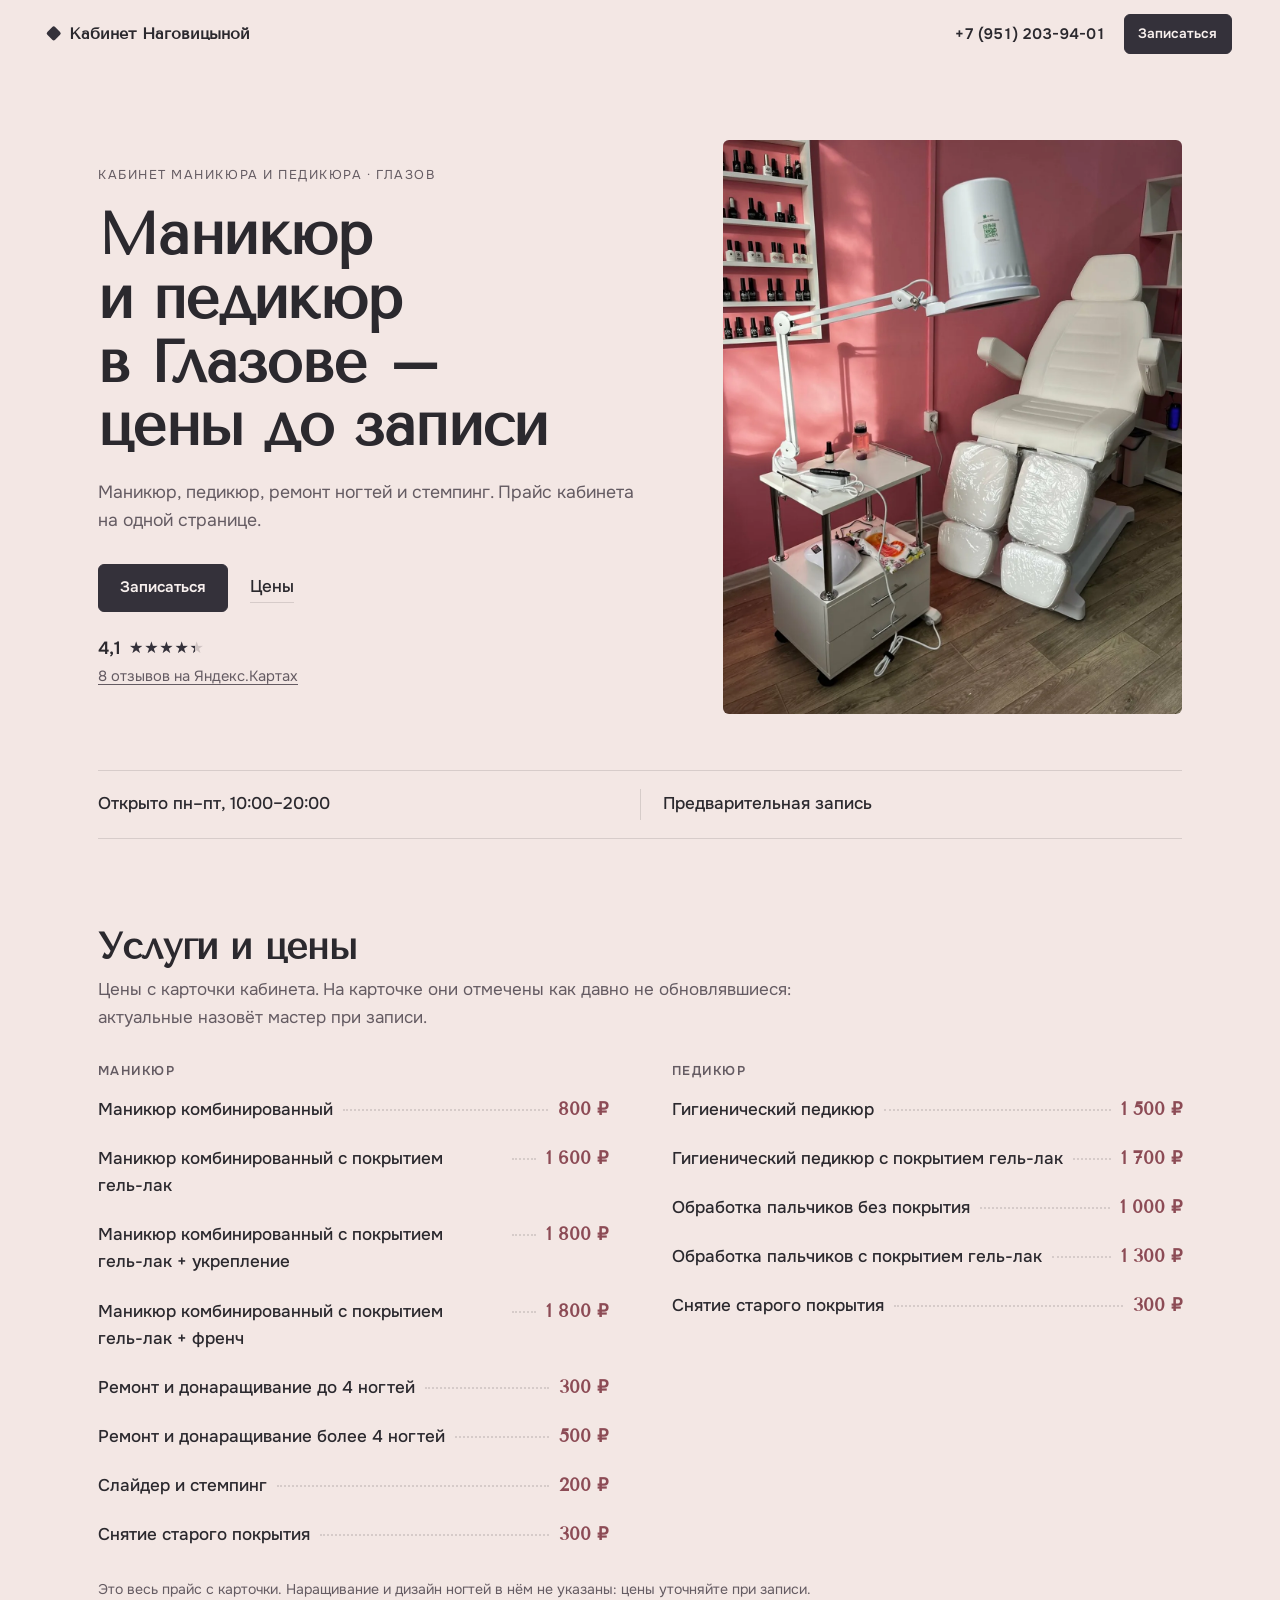
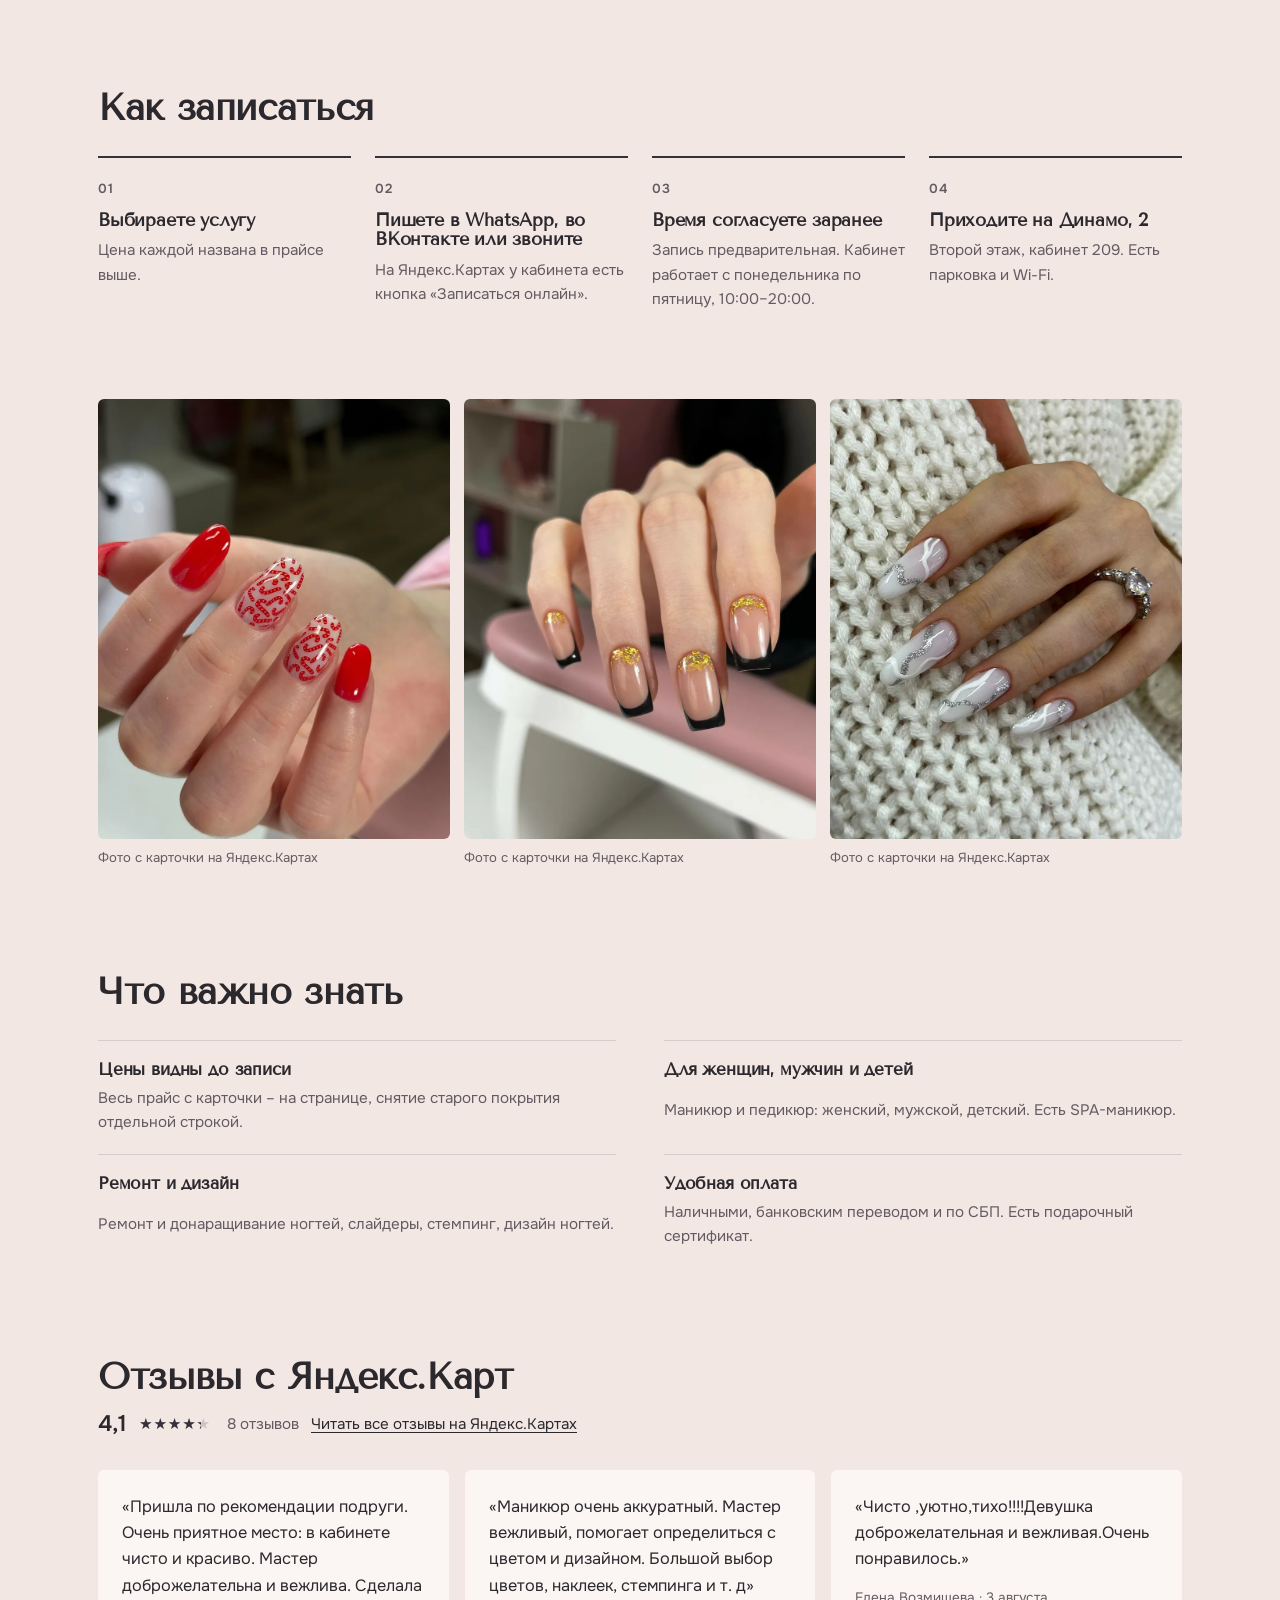
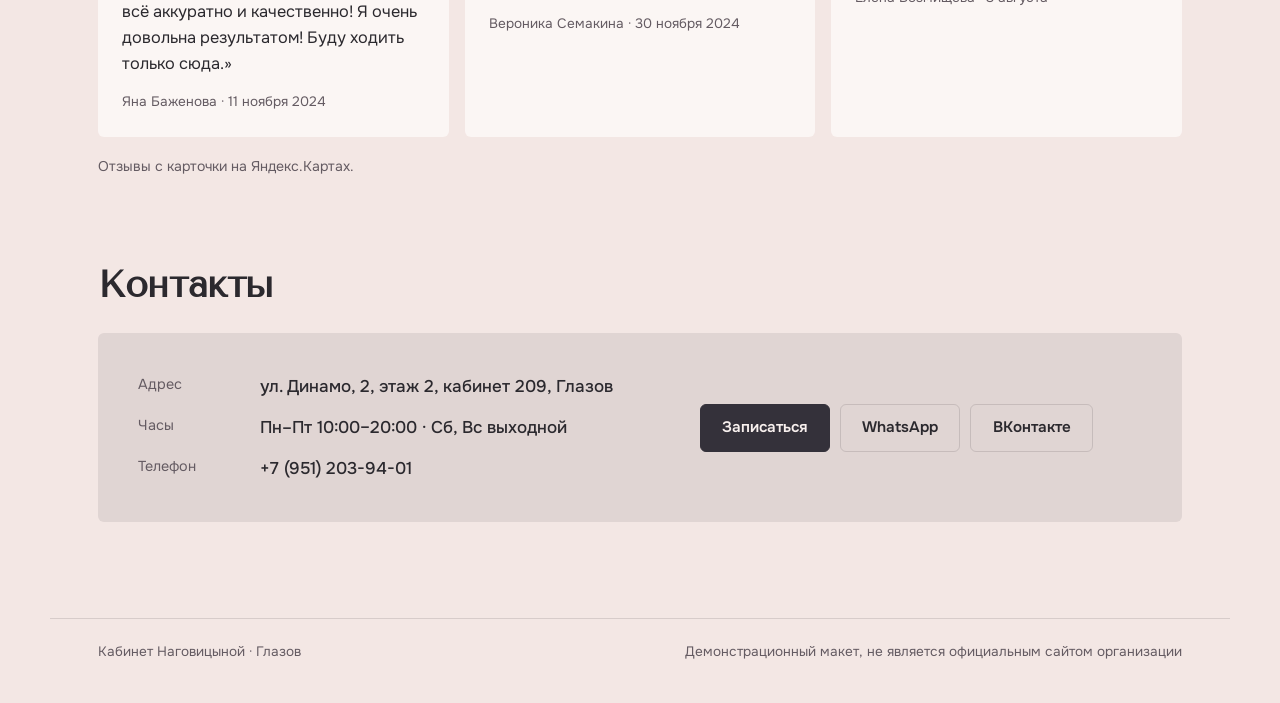
<file: index.html>
<!doctype html>
<html lang="ru">
<head>
<meta name="robots" content="noindex, nofollow">
<meta charset="utf-8">
<meta name="viewport" content="width=device-width, initial-scale=1, viewport-fit=cover">
<title>Кабинет Наговицыной · Кабинет маникюра и педикюра</title>
<meta name="description" content="Маникюр, педикюр, ремонт ногтей и стемпинг. Прайс кабинета на одной странице.">
<meta property="og:type" content="website">
<meta property="og:title" content="Маникюр и педикюр в Глазове – цены до записи">
<meta property="og:description" content="Маникюр, педикюр, ремонт ногтей и стемпинг. Прайс кабинета на одной странице.">
<meta property="og:image" content="https://tuzir2022-creator.github.io/nagovitsyna-nails/assets/og.jpg">
<link rel="preload" as="image" href="assets/hero.webp" fetchpriority="high">
<link rel="icon" href="data:image/svg+xml,%3Csvg xmlns=%27http://www.w3.org/2000/svg%27 viewBox=%270 0 32 32%27%3E%3Crect x=%276%27 y=%276%27 width=%2720%27 height=%2720%27 rx=%275%27 fill=%27%2334313a%27/%3E%3C/svg%3E">
<link rel="preload" href="assets/fonts/tenor-sans-400-cyrillic.woff2" as="font" type="font/woff2" crossorigin>
<link rel="preload" href="assets/fonts/onest-400-cyrillic.woff2" as="font" type="font/woff2" crossorigin>
<style>@font-face { font-family: "Onest"; font-style: normal; font-weight: 400; font-display: swap; src: url("assets/fonts/onest-400-cyrillic.woff2") format("woff2"); unicode-range: U+0301, U+0400-045F, U+0490-0491, U+04B0-04B1, U+2116; }
@font-face { font-family: "Onest"; font-style: normal; font-weight: 400; font-display: swap; src: url("assets/fonts/onest-400-latin.woff2") format("woff2"); unicode-range: U+0000-00FF, U+0131, U+0152-0153, U+02BB-02BC, U+02C6, U+02DA, U+02DC, U+0304, U+0308, U+0329, U+2000-206F, U+20AC, U+2122, U+2191, U+2193, U+2212, U+2215, U+FEFF, U+FFFD; }
@font-face { font-family: "Onest"; font-style: normal; font-weight: 500; font-display: swap; src: url("assets/fonts/onest-500-cyrillic.woff2") format("woff2"); unicode-range: U+0301, U+0400-045F, U+0490-0491, U+04B0-04B1, U+2116; }
@font-face { font-family: "Onest"; font-style: normal; font-weight: 500; font-display: swap; src: url("assets/fonts/onest-500-latin.woff2") format("woff2"); unicode-range: U+0000-00FF, U+0131, U+0152-0153, U+02BB-02BC, U+02C6, U+02DA, U+02DC, U+0304, U+0308, U+0329, U+2000-206F, U+20AC, U+2122, U+2191, U+2193, U+2212, U+2215, U+FEFF, U+FFFD; }
@font-face { font-family: "Onest"; font-style: normal; font-weight: 600; font-display: swap; src: url("assets/fonts/onest-600-cyrillic.woff2") format("woff2"); unicode-range: U+0301, U+0400-045F, U+0490-0491, U+04B0-04B1, U+2116; }
@font-face { font-family: "Onest"; font-style: normal; font-weight: 600; font-display: swap; src: url("assets/fonts/onest-600-latin.woff2") format("woff2"); unicode-range: U+0000-00FF, U+0131, U+0152-0153, U+02BB-02BC, U+02C6, U+02DA, U+02DC, U+0304, U+0308, U+0329, U+2000-206F, U+20AC, U+2122, U+2191, U+2193, U+2212, U+2215, U+FEFF, U+FFFD; }
@font-face { font-family: "Tenor Sans"; font-style: normal; font-weight: 400; font-display: swap; src: url("assets/fonts/tenor-sans-400-cyrillic.woff2") format("woff2"); unicode-range: U+0301, U+0400-045F, U+0490-0491, U+04B0-04B1, U+2116; }
@font-face { font-family: "Tenor Sans"; font-style: normal; font-weight: 400; font-display: swap; src: url("assets/fonts/tenor-sans-400-latin.woff2") format("woff2"); unicode-range: U+0000-00FF, U+0131, U+0152-0153, U+02BB-02BC, U+02C6, U+02DA, U+02DC, U+0304, U+0308, U+0329, U+2000-206F, U+20AC, U+2122, U+2191, U+2193, U+2212, U+2215, U+FEFF, U+FFFD; }
:root { --c-canvas: #f3e7e4; --c-surface: #fbf6f4; --c-ink: #2b292e; --c-ink-soft: #645b62; --c-accent: #34313a; --c-accent-ink: #f8f0ee; --c-accent-deep: #8c4b55; --f-display: "Tenor Sans", "Georgia", serif; --f-text: "Onest", "Segoe UI", system-ui, sans-serif; --h1k: 1; }
</style>
<link rel="stylesheet" href="style-lite.css">
</head>
<body class="s-lite" id="top" data-wa="79512039401" data-tg="" data-max="">
<header class="s-bar" data-s-bar>
  <a class="s-bar__brand" href="#top"><i aria-hidden="true"></i>Кабинет Наговицыной</a>
  <div class="s-bar__right">
    <a class="s-bar__tel" href="tel:+79512039401">+7 (951) 203-94-01</a>
    <a class="s-btn s-btn--sm" href="#contacts">Записаться</a>
  </div>
</header>
<main>
  <section class="s-hero">
    <div class="s-hero__text">
      <p class="s-eyebrow">Кабинет маникюра и педикюра · Глазов</p>
      <h1>Маникюр и педикюр в Глазове – цены до записи</h1>
      <p class="s-lead">Маникюр, педикюр, ремонт ногтей и стемпинг. Прайс кабинета на одной странице.</p>
      <div class="s-actions"><a class="s-btn" href="#contacts">Записаться</a><a class="s-link" href="#prices">Цены</a></div>
      <div class="s-hero__rating"><a class="s-toprating" href="https://yandex.ru/maps/org/kabinet_manikyura_i_pedikyura_yelizavety_nagovitsynoy/186536261406/" target="_blank" rel="noopener"><span class="s-toprating__row"><b>4,1</b><span class="s-reviews__stars" style="--r: 4.1" aria-hidden="true"></span></span><u>8 отзывов на Яндекс.Картах</u></a></div>
    </div>
    <figure class="s-hero__img"><img class="" src="assets/hero.webp" alt="Розовый кабинет с педикюрным креслом и лампой" decoding="async" fetchpriority="high"></figure>
  </section>

  <ul class="s-facts"><li>Открыто пн–пт, 10:00–20:00</li><li>Предварительная запись</li></ul>

  <section class="s-section" id="prices">
    <header class="s-section__head"><h2>Услуги и цены</h2><p>Цены с карточки кабинета. На карточке они отмечены как давно не обновлявшиеся: актуальные назовёт мастер при записи.</p></header>
    <div class="s-board"><div class="s-board__group">
      <h3 class="s-board__title">Маникюр</h3>
      <ul class="s-board__list">
        <li class="s-board__row"><span class="s-board__name">Маникюр комбинированный</span><span class="s-board__dots" aria-hidden="true"></span><span class="s-board__price">800 ₽</span></li>
        <li class="s-board__row"><span class="s-board__name">Маникюр комбинированный с покрытием <span class="nw">гель-лак</span></span><span class="s-board__dots" aria-hidden="true"></span><span class="s-board__price">1 600 ₽</span></li>
        <li class="s-board__row"><span class="s-board__name">Маникюр комбинированный с покрытием <span class="nw">гель-лак</span> + укрепление</span><span class="s-board__dots" aria-hidden="true"></span><span class="s-board__price">1 800 ₽</span></li>
        <li class="s-board__row"><span class="s-board__name">Маникюр комбинированный с покрытием <span class="nw">гель-лак</span> + френч</span><span class="s-board__dots" aria-hidden="true"></span><span class="s-board__price">1 800 ₽</span></li>
        <li class="s-board__row"><span class="s-board__name">Ремонт и донаращивание до 4 ногтей</span><span class="s-board__dots" aria-hidden="true"></span><span class="s-board__price">300 ₽</span></li>
        <li class="s-board__row"><span class="s-board__name">Ремонт и донаращивание более 4 ногтей</span><span class="s-board__dots" aria-hidden="true"></span><span class="s-board__price">500 ₽</span></li>
        <li class="s-board__row"><span class="s-board__name">Слайдер и стемпинг</span><span class="s-board__dots" aria-hidden="true"></span><span class="s-board__price">200 ₽</span></li>
        <li class="s-board__row"><span class="s-board__name">Снятие старого покрытия</span><span class="s-board__dots" aria-hidden="true"></span><span class="s-board__price">300 ₽</span></li>
      </ul>
    </div>
<div class="s-board__group">
      <h3 class="s-board__title">Педикюр</h3>
      <ul class="s-board__list">
        <li class="s-board__row"><span class="s-board__name">Гигиенический педикюр</span><span class="s-board__dots" aria-hidden="true"></span><span class="s-board__price">1 500 ₽</span></li>
        <li class="s-board__row"><span class="s-board__name">Гигиенический педикюр с покрытием <span class="nw">гель-лак</span></span><span class="s-board__dots" aria-hidden="true"></span><span class="s-board__price">1 700 ₽</span></li>
        <li class="s-board__row"><span class="s-board__name">Обработка пальчиков без покрытия</span><span class="s-board__dots" aria-hidden="true"></span><span class="s-board__price">1 000 ₽</span></li>
        <li class="s-board__row"><span class="s-board__name">Обработка пальчиков с покрытием <span class="nw">гель-лак</span></span><span class="s-board__dots" aria-hidden="true"></span><span class="s-board__price">1 300 ₽</span></li>
        <li class="s-board__row"><span class="s-board__name">Снятие старого покрытия</span><span class="s-board__dots" aria-hidden="true"></span><span class="s-board__price">300 ₽</span></li>
      </ul>
    </div></div>
    <p class="s-note">Это весь прайс с карточки. Наращивание и дизайн ногтей в нём не указаны: цены уточняйте при записи.</p>
  </section>

  <section class="s-section">
    <header class="s-section__head"><h2>Как записаться</h2></header>
    <ol class="s-steps">
      <li class="s-steps__item"><span class="s-steps__n">01</span><h3>Выбираете услугу</h3><p>Цена каждой названа в прайсе выше.</p></li>
      <li class="s-steps__item"><span class="s-steps__n">02</span><h3>Пишете в WhatsApp, во ВКонтакте или звоните</h3><p>На Яндекс.Картах у кабинета есть кнопка «Записаться онлайн».</p></li>
      <li class="s-steps__item"><span class="s-steps__n">03</span><h3>Время согласуете заранее</h3><p>Запись предварительная. Кабинет работает с понедельника по пятницу, 10:00–20:00.</p></li>
      <li class="s-steps__item"><span class="s-steps__n">04</span><h3>Приходите на Динамо, 2</h3><p>Второй этаж, кабинет 209. Есть парковка и Wi-Fi.</p></li>
    </ol>
  </section>

  <section class="s-photos" aria-label="Фото"><figure><img class="" src="assets/work-1.webp" alt="Красный гель-лак и красный рисунок на светлом фоне" loading="lazy" decoding="async"><figcaption>Фото с карточки на Яндекс.Картах</figcaption></figure><figure><img class="" src="assets/work-2.webp" alt="Чёрный френч с золотой фольгой" loading="lazy" decoding="async"><figcaption>Фото с карточки на Яндекс.Картах</figcaption></figure><figure><img class="" src="assets/work-3.webp" alt="Длинные белые ногти с росписью" loading="lazy" decoding="async"><figcaption>Фото с карточки на Яндекс.Картах</figcaption></figure></section>

  <section class="s-section">
    <header class="s-section__head"><h2>Что важно знать</h2></header>
    <ul class="s-promises">
      <li><h3>Цены видны до записи</h3><p>Весь прайс с карточки – на странице, снятие старого покрытия отдельной строкой.</p></li>
      <li><h3>Для женщин, мужчин и детей</h3><p>Маникюр и педикюр: женский, мужской, детский. Есть SPA-маникюр.</p></li>
      <li><h3>Ремонт и дизайн</h3><p>Ремонт и донаращивание ногтей, слайдеры, стемпинг, дизайн ногтей.</p></li>
      <li><h3>Удобная оплата</h3><p>Наличными, банковским переводом и по СБП. Есть подарочный сертификат.</p></li>
    </ul>
  </section>

  <section class="s-section">
    <header class="s-section__head s-section__head--reviews"><h2>Отзывы с Яндекс.Карт</h2><p class="s-reviews__rating"><span class="s-reviews__num">4,1</span><span class="s-reviews__stars" style="--r: 4.1" aria-label="рейтинг 4,1 из 5"></span><span class="s-reviews__count">8 отзывов</span><a class="s-reviews__all" href="https://yandex.ru/maps/org/kabinet_manikyura_i_pedikyura_yelizavety_nagovitsynoy/186536261406/" target="_blank" rel="noopener">Читать все отзывы на Яндекс.Картах</a></p></header>
    <ul class="s-reviews">
      <li><blockquote>«Пришла по рекомендации подруги. Очень приятное место: в кабинете чисто и красиво. Мастер доброжелательна и вежлива. Сделала всё аккуратно и качественно! Я очень довольна результатом! Буду ходить только сюда.»</blockquote><p class="s-reviews__who">Яна Баженова · 11 ноября 2024</p></li>
      <li><blockquote>«Маникюр очень аккуратный. Мастер вежливый, помогает определиться с цветом и дизайном. Большой выбор цветов, наклеек, стемпинга и т. д»</blockquote><p class="s-reviews__who">Вероника Семакина · 30 ноября 2024</p></li>
      <li><blockquote>«Чисто ,уютно,тихо!!!!Девушка доброжелательная и вежливая.Очень понравилось.»</blockquote><p class="s-reviews__who">Елена Возмищева · 3 августа</p></li>
    </ul>
    <p class="s-note">Отзывы с карточки на Яндекс.Картах.</p>
  </section>

  <section class="s-section" id="contacts">
    <header class="s-section__head"><h2>Контакты</h2></header>
    <div class="s-contacts">
      <dl>
        <div><dt>Адрес</dt><dd>ул. Динамо, 2, этаж 2, кабинет 209, Глазов</dd></div>
        <div><dt>Часы</dt><dd>Пн–Пт 10:00–20:00 · Сб, Вс выходной</dd></div>
        <div><dt>Телефон</dt><dd><a href="tel:+79512039401">+7 (951) 203-94-01</a></dd></div>
      </dl>
      <div class="s-contacts__actions">
        <a class="s-btn" href="tel:+79512039401">Записаться</a>
        <a class="s-btn s-btn--ghost" data-s-msg="whatsapp" href="#">WhatsApp</a>
        <a class="s-btn s-btn--ghost" href="https://vk.ru/li.na_nails" target="_blank" rel="noopener">ВКонтакте</a>
        
      </div>
    </div>
  </section>
</main>
<footer class="s-foot"><p>Кабинет Наговицыной · Глазов</p><p>Демонстрационный макет, не является официальным сайтом организации</p></footer>
<script src="style.js" defer></script>
</body>
</html>
</file>
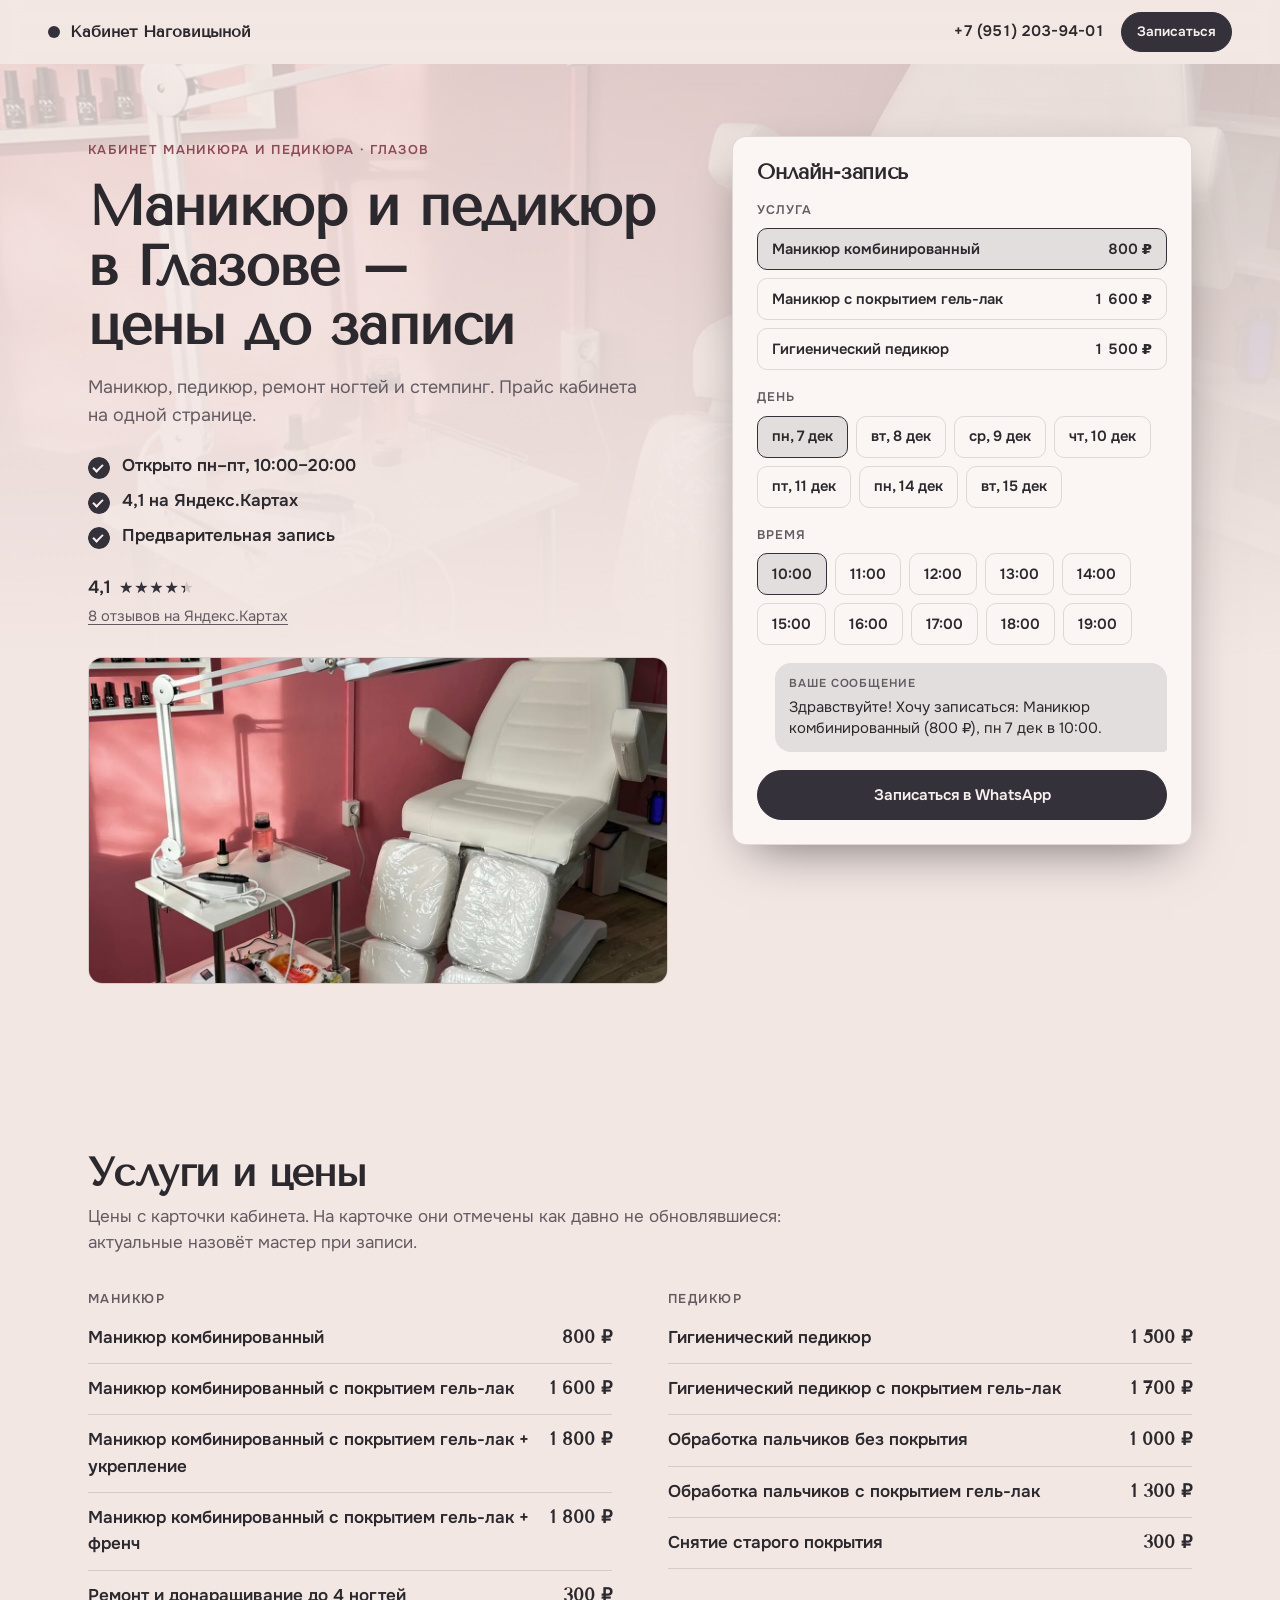
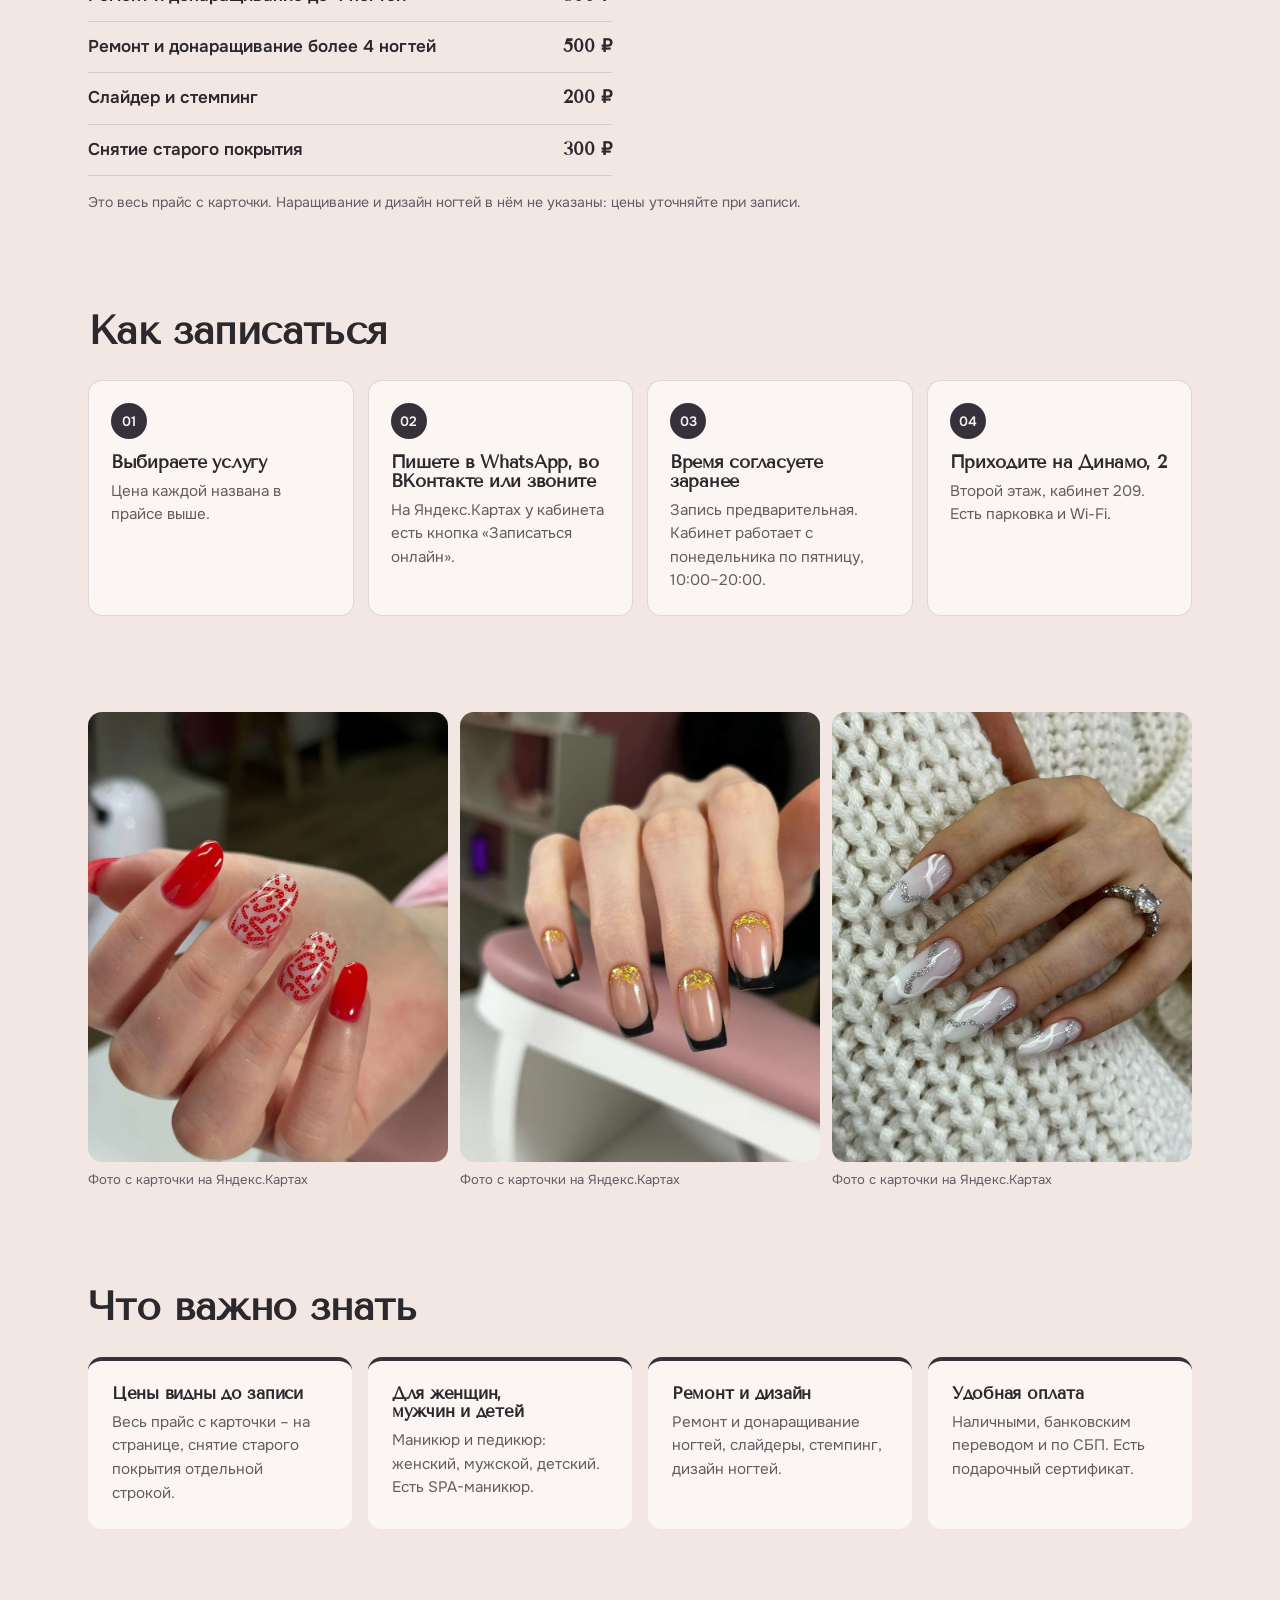
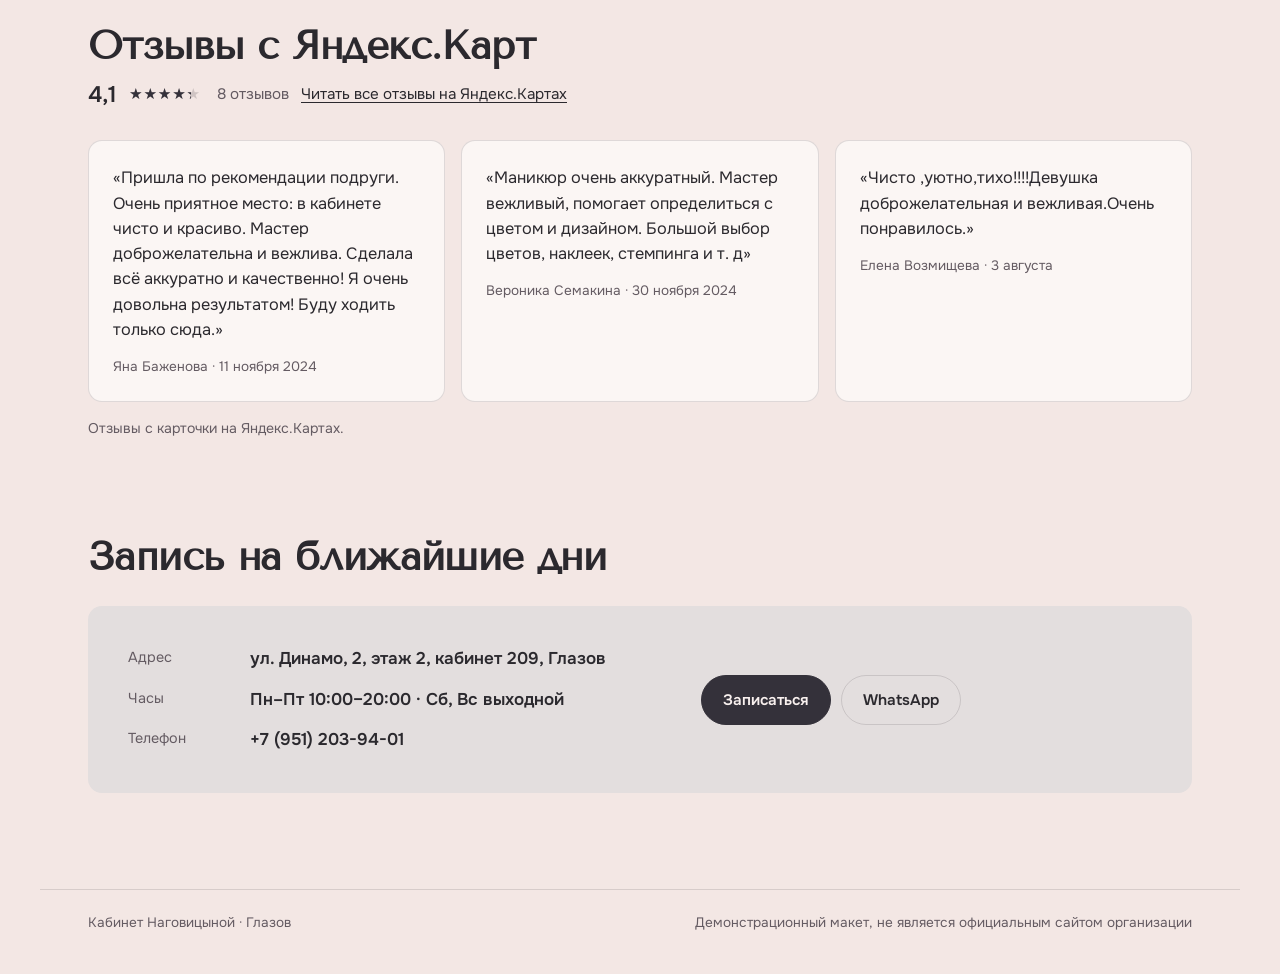
<file: prod/index.html>
<!doctype html>
<html lang="ru">
<head>
<meta name="robots" content="noindex, nofollow">
<meta charset="utf-8">
<meta name="viewport" content="width=device-width, initial-scale=1, viewport-fit=cover">
<title>Кабинет Наговицыной · Кабинет маникюра и педикюра</title>
<meta name="description" content="Маникюр, педикюр, ремонт ногтей и стемпинг. Прайс кабинета на одной странице.">
<meta property="og:type" content="website">
<meta property="og:title" content="Маникюр и педикюр в Глазове – цены до записи">
<meta property="og:description" content="Маникюр, педикюр, ремонт ногтей и стемпинг. Прайс кабинета на одной странице.">
<meta property="og:image" content="https://tuzir2022-creator.github.io/nagovitsyna-nails/assets/og.jpg">
<link rel="preload" as="image" href="assets/hero.webp" fetchpriority="high">
<link rel="icon" href="data:image/svg+xml,%3Csvg xmlns=%27http://www.w3.org/2000/svg%27 viewBox=%270 0 32 32%27%3E%3Crect x=%276%27 y=%276%27 width=%2720%27 height=%2720%27 rx=%275%27 fill=%27%2334313a%27/%3E%3C/svg%3E">
<link rel="preload" href="assets/fonts/tenor-sans-400-cyrillic.woff2" as="font" type="font/woff2" crossorigin>
<link rel="preload" href="assets/fonts/onest-400-cyrillic.woff2" as="font" type="font/woff2" crossorigin>
<style>@font-face { font-family: "Onest"; font-style: normal; font-weight: 400; font-display: swap; src: url("assets/fonts/onest-400-cyrillic.woff2") format("woff2"); unicode-range: U+0301, U+0400-045F, U+0490-0491, U+04B0-04B1, U+2116; }
@font-face { font-family: "Onest"; font-style: normal; font-weight: 400; font-display: swap; src: url("assets/fonts/onest-400-latin.woff2") format("woff2"); unicode-range: U+0000-00FF, U+0131, U+0152-0153, U+02BB-02BC, U+02C6, U+02DA, U+02DC, U+0304, U+0308, U+0329, U+2000-206F, U+20AC, U+2122, U+2191, U+2193, U+2212, U+2215, U+FEFF, U+FFFD; }
@font-face { font-family: "Onest"; font-style: normal; font-weight: 500; font-display: swap; src: url("assets/fonts/onest-500-cyrillic.woff2") format("woff2"); unicode-range: U+0301, U+0400-045F, U+0490-0491, U+04B0-04B1, U+2116; }
@font-face { font-family: "Onest"; font-style: normal; font-weight: 500; font-display: swap; src: url("assets/fonts/onest-500-latin.woff2") format("woff2"); unicode-range: U+0000-00FF, U+0131, U+0152-0153, U+02BB-02BC, U+02C6, U+02DA, U+02DC, U+0304, U+0308, U+0329, U+2000-206F, U+20AC, U+2122, U+2191, U+2193, U+2212, U+2215, U+FEFF, U+FFFD; }
@font-face { font-family: "Onest"; font-style: normal; font-weight: 600; font-display: swap; src: url("assets/fonts/onest-600-cyrillic.woff2") format("woff2"); unicode-range: U+0301, U+0400-045F, U+0490-0491, U+04B0-04B1, U+2116; }
@font-face { font-family: "Onest"; font-style: normal; font-weight: 600; font-display: swap; src: url("assets/fonts/onest-600-latin.woff2") format("woff2"); unicode-range: U+0000-00FF, U+0131, U+0152-0153, U+02BB-02BC, U+02C6, U+02DA, U+02DC, U+0304, U+0308, U+0329, U+2000-206F, U+20AC, U+2122, U+2191, U+2193, U+2212, U+2215, U+FEFF, U+FFFD; }
@font-face { font-family: "Tenor Sans"; font-style: normal; font-weight: 400; font-display: swap; src: url("assets/fonts/tenor-sans-400-cyrillic.woff2") format("woff2"); unicode-range: U+0301, U+0400-045F, U+0490-0491, U+04B0-04B1, U+2116; }
@font-face { font-family: "Tenor Sans"; font-style: normal; font-weight: 400; font-display: swap; src: url("assets/fonts/tenor-sans-400-latin.woff2") format("woff2"); unicode-range: U+0000-00FF, U+0131, U+0152-0153, U+02BB-02BC, U+02C6, U+02DA, U+02DC, U+0304, U+0308, U+0329, U+2000-206F, U+20AC, U+2122, U+2191, U+2193, U+2212, U+2215, U+FEFF, U+FFFD; }
:root { --c-canvas: #f3e7e4; --c-surface: #fbf6f4; --c-ink: #2b292e; --c-ink-soft: #645b62; --c-accent: #34313a; --c-accent-ink: #f8f0ee; --c-accent-deep: #8c4b55; --f-display: "Tenor Sans", "Georgia", serif; --f-text: "Onest", "Segoe UI", system-ui, sans-serif; --h1k: 1; }
</style>
<link rel="stylesheet" href="style-prod.css">
</head>
<body class="s-prod" id="top" data-wa="79512039401" data-tg="" data-max="">
<header class="s-bar" data-s-bar>
  <a class="s-bar__brand" href="#top"><i aria-hidden="true"></i>Кабинет Наговицыной</a>
  <div class="s-bar__right">
    <a class="s-bar__tel" href="tel:+79512039401">+7 (951) 203-94-01</a>
    <a class="s-btn s-btn--sm" href="#widget">Записаться</a>
  </div>
</header>
<main>
  <section class="s-hero">
    <div class="s-hero__text">
      <p class="s-eyebrow">Кабинет маникюра и педикюра · Глазов</p>
      <h1>Маникюр и педикюр в Глазове – цены до записи</h1>
      <p class="s-lead">Маникюр, педикюр, ремонт ногтей и стемпинг. Прайс кабинета на одной странице.</p>
      <ul class="s-ticks"><li>Открыто пн–пт, 10:00–20:00</li><li>4,1 на Яндекс.Картах</li><li>Предварительная запись</li></ul>
      <p class="s-rating"><a class="s-toprating" href="https://yandex.ru/maps/org/kabinet_manikyura_i_pedikyura_yelizavety_nagovitsynoy/186536261406/" target="_blank" rel="noopener"><span class="s-toprating__row"><b>4,1</b><span class="s-reviews__stars" style="--r: 4.1" aria-hidden="true"></span></span><u>8 отзывов на Яндекс.Картах</u></a></p>
      <figure class="s-hero__photo"><img class="" src="assets/hero.webp" alt="Розовый кабинет с педикюрным креслом и лампой" loading="lazy" decoding="async"></figure>
    </div>
    <div class="s-hero__widget" id="widget"><form class="s-widget" data-s-booking data-days="7" data-closed="0,6" data-slots="10:00,11:00,12:00,13:00,14:00,15:00,16:00,17:00,18:00,19:00" data-message="Здравствуйте! Хочу записаться: {услуга}, {день} в {время}." onsubmit="return false">
      <h2 class="s-widget__title">Онлайн-запись</h2>
      <fieldset><legend>Услуга</legend>
        <div class="s-chips s-chips--col"><label class="s-chip s-chip--row"><input type="radio" name="svc" value="0" data-name="Маникюр комбинированный" data-price="800" data-from="" data-min="" checked><span>Маникюр комбинированный</span><b>800 ₽</b></label><label class="s-chip s-chip--row"><input type="radio" name="svc" value="1" data-name="Маникюр с покрытием гель-лак" data-price="1600" data-from="" data-min=""><span>Маникюр с покрытием <span class="nw">гель-лак</span></span><b>1 600 ₽</b></label><label class="s-chip s-chip--row"><input type="radio" name="svc" value="2" data-name="Гигиенический педикюр" data-price="1500" data-from="" data-min=""><span>Гигиенический педикюр</span><b>1 500 ₽</b></label></div>
      </fieldset>
      <fieldset><legend>День</legend><div class="s-chips" data-s-days></div></fieldset>
      <fieldset><legend>Время</legend><div class="s-chips" data-s-times></div></fieldset>
      <div class="s-bubble" aria-live="polite"><span class="s-bubble__label">Ваше сообщение</span><p data-s-bubble></p></div>
      <div class="s-send">
        <a class="s-btn s-btn--wide" data-s-msg="whatsapp" href="#">Записаться в WhatsApp</a>
        
      </div>
      <p class="s-send__note" data-s-copied hidden>Текст скопирован – вставьте его в чат.</p>
      
    </form></div>
    <figure class="s-hero__bg" aria-hidden="true"><img class="" src="assets/hero.webp" alt="Розовый кабинет с педикюрным креслом и лампой" decoding="async" fetchpriority="high"></figure>
  </section>

  

  <section class="s-section s-reveal" id="prices">
    <header class="s-section__head"><h2>Услуги и цены</h2><p>Цены с карточки кабинета. На карточке они отмечены как давно не обновлявшиеся: актуальные назовёт мастер при записи.</p></header>
    <div class="s-board"><div class="s-board__group">
      <h3 class="s-board__title">Маникюр</h3>
      <ul class="s-board__list">
        <li class="s-board__row"><span class="s-board__name">Маникюр комбинированный</span><span class="s-board__dots" aria-hidden="true"></span><span class="s-board__price">800 ₽</span></li>
        <li class="s-board__row"><span class="s-board__name">Маникюр комбинированный с покрытием <span class="nw">гель-лак</span></span><span class="s-board__dots" aria-hidden="true"></span><span class="s-board__price">1 600 ₽</span></li>
        <li class="s-board__row"><span class="s-board__name">Маникюр комбинированный с покрытием <span class="nw">гель-лак</span> + укрепление</span><span class="s-board__dots" aria-hidden="true"></span><span class="s-board__price">1 800 ₽</span></li>
        <li class="s-board__row"><span class="s-board__name">Маникюр комбинированный с покрытием <span class="nw">гель-лак</span> + френч</span><span class="s-board__dots" aria-hidden="true"></span><span class="s-board__price">1 800 ₽</span></li>
        <li class="s-board__row"><span class="s-board__name">Ремонт и донаращивание до 4 ногтей</span><span class="s-board__dots" aria-hidden="true"></span><span class="s-board__price">300 ₽</span></li>
        <li class="s-board__row"><span class="s-board__name">Ремонт и донаращивание более 4 ногтей</span><span class="s-board__dots" aria-hidden="true"></span><span class="s-board__price">500 ₽</span></li>
        <li class="s-board__row"><span class="s-board__name">Слайдер и стемпинг</span><span class="s-board__dots" aria-hidden="true"></span><span class="s-board__price">200 ₽</span></li>
        <li class="s-board__row"><span class="s-board__name">Снятие старого покрытия</span><span class="s-board__dots" aria-hidden="true"></span><span class="s-board__price">300 ₽</span></li>
      </ul>
    </div>
<div class="s-board__group">
      <h3 class="s-board__title">Педикюр</h3>
      <ul class="s-board__list">
        <li class="s-board__row"><span class="s-board__name">Гигиенический педикюр</span><span class="s-board__dots" aria-hidden="true"></span><span class="s-board__price">1 500 ₽</span></li>
        <li class="s-board__row"><span class="s-board__name">Гигиенический педикюр с покрытием <span class="nw">гель-лак</span></span><span class="s-board__dots" aria-hidden="true"></span><span class="s-board__price">1 700 ₽</span></li>
        <li class="s-board__row"><span class="s-board__name">Обработка пальчиков без покрытия</span><span class="s-board__dots" aria-hidden="true"></span><span class="s-board__price">1 000 ₽</span></li>
        <li class="s-board__row"><span class="s-board__name">Обработка пальчиков с покрытием <span class="nw">гель-лак</span></span><span class="s-board__dots" aria-hidden="true"></span><span class="s-board__price">1 300 ₽</span></li>
        <li class="s-board__row"><span class="s-board__name">Снятие старого покрытия</span><span class="s-board__dots" aria-hidden="true"></span><span class="s-board__price">300 ₽</span></li>
      </ul>
    </div></div>
    <p class="s-note">Это весь прайс с карточки. Наращивание и дизайн ногтей в нём не указаны: цены уточняйте при записи.</p>
  </section>

  <section class="s-section s-reveal">
    <header class="s-section__head"><h2>Как записаться</h2></header>
    <ol class="s-steps">
      <li class="s-steps__item"><span class="s-steps__n">01</span><h3>Выбираете услугу</h3><p>Цена каждой названа в прайсе выше.</p></li>
      <li class="s-steps__item"><span class="s-steps__n">02</span><h3>Пишете в WhatsApp, во ВКонтакте или звоните</h3><p>На Яндекс.Картах у кабинета есть кнопка «Записаться онлайн».</p></li>
      <li class="s-steps__item"><span class="s-steps__n">03</span><h3>Время согласуете заранее</h3><p>Запись предварительная. Кабинет работает с понедельника по пятницу, 10:00–20:00.</p></li>
      <li class="s-steps__item"><span class="s-steps__n">04</span><h3>Приходите на Динамо, 2</h3><p>Второй этаж, кабинет 209. Есть парковка и Wi-Fi.</p></li>
    </ol>
  </section>

  <section class="s-photos s-reveal" aria-label="Фото"><figure><img class="" src="assets/work-1.webp" alt="Красный гель-лак и красный рисунок на светлом фоне" loading="lazy" decoding="async"><figcaption>Фото с карточки на Яндекс.Картах</figcaption></figure><figure><img class="" src="assets/work-2.webp" alt="Чёрный френч с золотой фольгой" loading="lazy" decoding="async"><figcaption>Фото с карточки на Яндекс.Картах</figcaption></figure><figure><img class="" src="assets/work-3.webp" alt="Длинные белые ногти с росписью" loading="lazy" decoding="async"><figcaption>Фото с карточки на Яндекс.Картах</figcaption></figure></section>

  <section class="s-section s-reveal">
    <header class="s-section__head"><h2>Что важно знать</h2></header>
    <ul class="s-promises">
      <li><h3>Цены видны до записи</h3><p>Весь прайс с карточки – на странице, снятие старого покрытия отдельной строкой.</p></li>
      <li><h3>Для женщин, мужчин и детей</h3><p>Маникюр и педикюр: женский, мужской, детский. Есть SPA-маникюр.</p></li>
      <li><h3>Ремонт и дизайн</h3><p>Ремонт и донаращивание ногтей, слайдеры, стемпинг, дизайн ногтей.</p></li>
      <li><h3>Удобная оплата</h3><p>Наличными, банковским переводом и по СБП. Есть подарочный сертификат.</p></li>
    </ul>
  </section>

  <section class="s-section s-reveal">
    <header class="s-section__head s-section__head--reviews"><h2>Отзывы с Яндекс.Карт</h2><p class="s-reviews__rating"><span class="s-reviews__num">4,1</span><span class="s-reviews__stars" style="--r: 4.1" aria-label="рейтинг 4,1 из 5"></span><span class="s-reviews__count">8 отзывов</span><a class="s-reviews__all" href="https://yandex.ru/maps/org/kabinet_manikyura_i_pedikyura_yelizavety_nagovitsynoy/186536261406/" target="_blank" rel="noopener">Читать все отзывы на Яндекс.Картах</a></p></header>
    <ul class="s-reviews">
      <li><blockquote>«Пришла по рекомендации подруги. Очень приятное место: в кабинете чисто и красиво. Мастер доброжелательна и вежлива. Сделала всё аккуратно и качественно! Я очень довольна результатом! Буду ходить только сюда.»</blockquote><p class="s-reviews__who">Яна Баженова · 11 ноября 2024</p></li>
      <li><blockquote>«Маникюр очень аккуратный. Мастер вежливый, помогает определиться с цветом и дизайном. Большой выбор цветов, наклеек, стемпинга и т. д»</blockquote><p class="s-reviews__who">Вероника Семакина · 30 ноября 2024</p></li>
      <li><blockquote>«Чисто ,уютно,тихо!!!!Девушка доброжелательная и вежливая.Очень понравилось.»</blockquote><p class="s-reviews__who">Елена Возмищева · 3 августа</p></li>
    </ul>
    <p class="s-note">Отзывы с карточки на Яндекс.Картах.</p>
  </section>

  

  <section class="s-section s-final s-reveal" id="contacts">
    <header class="s-section__head"><h2>Запись на ближайшие дни</h2></header>
    <div class="s-contacts">
      <dl>
        <div><dt>Адрес</dt><dd>ул. Динамо, 2, этаж 2, кабинет 209, Глазов</dd></div>
        <div><dt>Часы</dt><dd>Пн–Пт 10:00–20:00 · Сб, Вс выходной</dd></div>
        <div><dt>Телефон</dt><dd><a href="tel:+79512039401">+7 (951) 203-94-01</a></dd></div>
      </dl>
      <div class="s-contacts__actions">
        <a class="s-btn" href="#widget">Записаться</a>
        <a class="s-btn s-btn--ghost" data-s-msg="whatsapp" href="#">WhatsApp</a>
        
      </div>
    </div>
  </section>
</main>
<footer class="s-foot"><p>Кабинет Наговицыной · Глазов</p><p>Демонстрационный макет, не является официальным сайтом организации</p></footer>
<nav class="s-dock" aria-label="Быстрая связь"><a class="s-btn" href="#widget">Записаться</a><a class="s-btn s-btn--ghost" href="tel:+79512039401">Позвонить</a></nav>
<script src="style.js" defer></script>
</body>
</html>
</file>
<file: style-lite.css>
/* Стиль «Лайт»: спокойная вёрстка, почти без анимации. Главная деталь – прайс-доска с отточиями.
   Цвета и шрифты приходят из палитры ниши: --c-canvas, --c-surface, --c-ink, --c-ink-soft, --c-accent, --c-accent-ink, --f-display, --f-text. */
*, *::before, *::after { box-sizing: border-box; }
:root {
  --hair: color-mix(in srgb, var(--c-ink) 14%, transparent);
  --tint: color-mix(in srgb, var(--c-accent) 10%, var(--c-canvas));
  --wrap: 1180px; --gut: clamp(16px, 4vw, 48px);
  --r: 6px;
}
html { scroll-behavior: smooth; -webkit-text-size-adjust: 100%; overflow-x: clip; }
body { margin: 0; background: var(--c-canvas); color: var(--c-ink); font: 400 17px/1.6 var(--f-text); -webkit-font-smoothing: antialiased; }
img { display: block; max-width: 100%; }
a { color: inherit; }
h1, h2, h3 { font-family: var(--f-display); font-weight: 600; line-height: 1.08; margin: 0; letter-spacing: -.01em; text-wrap: balance; }
p { margin: 0; }
:focus-visible { outline: 2px solid var(--c-accent); outline-offset: 3px; border-radius: 2px; }

.s-btn { display: inline-flex; align-items: center; justify-content: center; min-height: 48px; padding: 0 1.4em; border-radius: var(--r);
  background: var(--c-accent); color: var(--c-accent-ink); font: 600 .95rem/1 var(--f-text); text-decoration: none; border: 1px solid var(--c-accent);
  transition: filter .2s ease, transform .2s ease; }
.s-btn:hover { filter: brightness(1.06); }
.s-btn:active { transform: translateY(1px); }
.s-btn--sm { min-height: 40px; padding: 0 1em; font-size: .85rem; }
.s-btn--ghost { background: transparent; color: var(--c-ink); border-color: var(--hair); }
.s-link { color: var(--c-ink); text-decoration: none; border-bottom: 1px solid var(--hair); padding-bottom: 2px; font-weight: 500; }
.s-link:hover { border-color: var(--c-accent); }

/* шапка */
.s-bar { position: sticky; top: 0; z-index: 20; display: flex; align-items: center; justify-content: space-between; gap: 16px;
  padding: 12px var(--gut); background: var(--c-canvas); transition: box-shadow .2s ease; }
.s-bar.is-scrolled { box-shadow: 0 1px 0 var(--hair); }
.s-bar__brand { font: 600 1.02rem/1 var(--f-display); text-decoration: none; display: inline-flex; align-items: center; gap: .6em; min-height: 44px; white-space: nowrap; min-width: 0; }
.s-bar__brand i { width: .7em; height: .7em; background: var(--c-accent); border-radius: 2px; transform: rotate(45deg); }
.s-bar__right { display: flex; align-items: center; gap: 18px; }
.s-bar__tel { text-decoration: none; font-weight: 600; font-size: .95rem; font-variant-numeric: tabular-nums; }

main { max-width: var(--wrap); margin: 0 auto; padding: 0 var(--gut); }

/* первый экран */
.s-hero { display: grid; grid-template-columns: minmax(0, 1.1fr) minmax(0, .9fr); gap: clamp(28px, 5vw, 72px); align-items: center;
  padding: clamp(28px, 6vw, 72px) 0 clamp(32px, 5vw, 56px); }
.s-eyebrow { font-size: .8rem; letter-spacing: .12em; text-transform: uppercase; color: var(--c-ink-soft); margin-bottom: 18px; }
.s-hero h1 { font-size: calc(clamp(2.1rem, 4.6vw, 3.9rem) * var(--h1k, 1)); overflow-wrap: break-word; hyphens: auto; }
.s-lead { margin-top: 20px; font-size: 1.1rem; color: var(--c-ink-soft); max-width: 34em; }
.s-actions { display: flex; align-items: center; flex-wrap: wrap; gap: 22px; margin-top: 30px; }
.s-hero__img { margin: 0; }
.s-hero__img img { width: 100%; aspect-ratio: 4 / 5; object-fit: cover; border-radius: var(--r); }
@media (prefers-reduced-motion: no-preference) {
  .s-hero__text, .s-hero__img { animation: s-rise .6s cubic-bezier(.2, .7, .2, 1) both; }
  .s-hero__img { animation-delay: .08s; }
}
@keyframes s-rise { from { opacity: 0; transform: translateY(10px); } }

/* три факта */
.s-facts { list-style: none; margin: 0; padding: 18px 0; display: grid; grid-template-columns: repeat(3, 1fr); border-top: 1px solid var(--hair); border-bottom: 1px solid var(--hair); }
.s-facts li { padding: 4px 22px; font-weight: 500; line-height: 1.35; }
.s-facts li + li { border-left: 1px solid var(--hair); }
.s-facts li:first-child { padding-left: 0; }

/* секции */
.s-section { padding: clamp(48px, 7vw, 88px) 0 0; }
.s-section__head { display: grid; gap: 10px; margin-bottom: 28px; max-width: 46em; }
.s-section__head h2 { font-size: clamp(1.6rem, 3vw, 2.3rem); }
.s-section__head p { color: var(--c-ink-soft); }
.s-note { margin-top: 18px; font-size: .88rem; color: var(--c-ink-soft); max-width: 52em; }
.s-demo { margin-top: 10px; font-size: .8rem; color: var(--c-ink-soft); opacity: .85; }

/* прайс-доска */
.s-board { display: grid; grid-template-columns: repeat(auto-fit, minmax(min(100%, 420px), 1fr)); gap: 12px 64px; }
.s-board__title { font-family: var(--f-text); font-size: .8rem; font-weight: 600; letter-spacing: .1em; text-transform: uppercase; color: var(--c-ink-soft); margin: 6px 0 6px; }
.s-board__list { list-style: none; margin: 0; padding: 0; }
.s-board__row { display: flex; align-items: baseline; gap: 10px; padding: 11px 0; }
.s-board__name { font-weight: 500; }
.s-board__name em { display: block; font-style: normal; font-size: .84rem; color: var(--c-ink-soft); font-weight: 400; }
.s-board__dots { flex: 1; border-bottom: 2px dotted var(--hair); transform: translateY(-4px); min-width: 24px; }
.s-board__price { font: 600 1.15rem/1 var(--f-display); font-variant-numeric: tabular-nums; white-space: nowrap; color: var(--c-accent-deep, var(--c-accent)); }
.s-board__price small { font: 400 .78rem var(--f-text); color: var(--c-ink-soft); }

/* шаги: здесь нумерация – настоящая последовательность */
.s-steps { list-style: none; margin: 0; padding: 0; display: grid; grid-template-columns: repeat(auto-fit, minmax(min(100%, 170px), 1fr)); gap: 24px; }
.s-steps__item { border-top: 2px solid var(--c-accent); padding-top: 16px; }
.s-steps__n { font: 600 .82rem var(--f-text); color: var(--c-ink-soft); letter-spacing: .08em; }
.s-steps h3 { font-size: 1.12rem; margin-top: 10px; overflow-wrap: anywhere; hyphens: auto; }
.s-steps__item { min-width: 0; }
.s-steps p { margin-top: 8px; color: var(--c-ink-soft); font-size: .95rem; }

/* фото */
.s-photos { display: grid; grid-template-columns: repeat(3, 1fr); gap: 14px; padding-top: clamp(48px, 7vw, 88px); }
.s-photos figure { margin: 0; }
.s-photos img { width: 100%; aspect-ratio: 4 / 5; object-fit: cover; border-radius: var(--r); }
.s-photos figcaption { font-size: .82rem; color: var(--c-ink-soft); margin-top: 8px; }
.s-photos + .s-section { padding-top: clamp(64px, 9vw, 104px); }

/* обещания */
.s-promises { list-style: none; margin: 0; padding: 0; display: grid; grid-template-columns: repeat(auto-fit, minmax(min(100%, 400px), 1fr)); gap: 0 48px; }
.s-slot { border-bottom: 1px dashed currentColor; opacity: .75; white-space: nowrap; }
.s-promises li { padding: 20px 0; border-top: 1px solid var(--hair); display: grid; gap: 6px; }
.s-promises h3 { font-size: 1.08rem; }
.s-promises p { color: var(--c-ink-soft); font-size: .95rem; }

/* отзывы */
.s-reviews { list-style: none; margin: 0; padding: 0; display: grid; grid-template-columns: repeat(auto-fit, minmax(min(100%, 280px), 1fr)); gap: 16px; }
.s-reviews li { background: var(--c-surface); border-radius: var(--r); padding: 24px; display: grid; gap: 14px; align-content: start; }
.s-reviews blockquote { margin: 0; font-size: 1.02rem; }
.s-reviews__who { font-size: .85rem; color: var(--c-ink-soft); }
.s-section__head--reviews { max-width: none; }
.s-reviews__rating { display: flex; flex-wrap: wrap; align-items: center; gap: 6px 12px; color: var(--c-ink-soft); font-size: .95rem; }
.s-reviews__num { font-weight: 700; font-size: 1.4rem; color: var(--c-ink); }
.s-reviews__stars { --r: 5; display: inline-block; width: 5em; height: 1em; font-size: .95rem; line-height: 1; letter-spacing: .05em; white-space: nowrap; color: color-mix(in srgb, var(--c-ink) 18%, transparent); position: relative; }
.s-reviews__stars::before { content: "★★★★★"; }
.s-reviews__stars::after { content: "★★★★★"; position: absolute; inset: 0; width: calc(var(--r) / 5 * 100%); overflow: hidden; color: var(--c-accent); }
.s-reviews__all { color: var(--c-ink); text-underline-offset: 3px; }
.s-reviews__all:hover { color: var(--c-accent-deep, var(--c-accent)); }

/* контакты */
.s-contacts { display: grid; grid-template-columns: 1.2fr 1fr; gap: 32px; background: var(--tint); border-radius: var(--r); padding: clamp(22px, 4vw, 40px); align-items: center; }
.s-contacts dl { margin: 0; display: grid; gap: 14px; }
.s-contacts dl div { display: grid; grid-template-columns: 110px 1fr; gap: 12px; }
.s-contacts dt { color: var(--c-ink-soft); font-size: .9rem; }
.s-contacts dd { margin: 0; font-weight: 500; }
.s-contacts dd a { text-decoration: none; }
.s-contacts__actions { display: flex; flex-wrap: wrap; gap: 10px; }

.s-foot { max-width: var(--wrap); margin: clamp(56px, 8vw, 96px) auto 0; padding: 22px var(--gut) 40px; border-top: 1px solid var(--hair);
  display: flex; justify-content: space-between; gap: 16px; font-size: .85rem; color: var(--c-ink-soft); flex-wrap: wrap; }

@media (max-width: 860px) {
  .s-hero { grid-template-columns: 1fr; }
  .s-hero__img { order: -1; }
  .s-hero__img img { aspect-ratio: 16 / 10; }
  .s-facts { grid-template-columns: 1fr; padding: 8px 0; }
  .s-facts li, .s-facts li:first-child { padding: 10px 0; }
  .s-facts li + li { border-left: 0; border-top: 1px solid var(--hair); }
  .s-photos { grid-template-columns: 1fr; }
  .s-contacts { grid-template-columns: 1fr; }
}
@media (max-width: 560px) {
  body { font-size: 16px; }
  .s-bar__tel { display: none; }
  .s-bar { gap: 10px; }
  .s-bar__brand { font-size: .92rem; overflow: hidden; text-overflow: ellipsis; }
  .s-bar .s-btn--sm { white-space: nowrap; font-size: .78rem; padding: 0 .8em; flex-shrink: 0; }
  .s-contacts dl div { grid-template-columns: 1fr; gap: 2px; }
  .s-board__row { flex-wrap: wrap; }
  .s-board__dots { display: none; }
  .s-board__price { margin-left: auto; }
}

.nw { white-space: nowrap; }

.s-toprating { display: inline-flex; flex-direction: column; align-items: flex-start; gap: 3px; color: inherit; text-decoration: none; }
.s-toprating__row { display: inline-flex; align-items: center; gap: 8px; }
.s-toprating b { font-size: 1.1rem; font-weight: 700; }
.s-toprating .s-reviews__stars { font-size: 1rem; }
.s-toprating u { font-size: .92rem; font-weight: 400; color: var(--c-ink-soft); text-underline-offset: 3px; text-decoration-thickness: 1px; }
.s-toprating:hover u { color: var(--c-accent-deep, var(--c-accent)); }

.s-hero__rating { margin-top: 22px; }
@media (min-width: 861px) { .s-facts { grid-template-columns: repeat(2, 1fr); } }
</file>
<file: prod/style-prod.css>
/* Стиль «Продающий»: лендинг под заявки. Главная деталь – калькулятор или онлайн-запись на первом экране
   и живое «сообщение-превью», которое уходит владельцу в мессенджер. Цвета и шрифты – из палитры ниши. */
*, *::before, *::after { box-sizing: border-box; }
:root {
  --hair: color-mix(in srgb, var(--c-ink) 14%, transparent);
  --tint: color-mix(in srgb, var(--c-accent) 12%, var(--c-surface));
  --wrap: 1200px; --gut: clamp(16px, 4vw, 48px);
  --r: 14px;
  --shadow: 0 18px 50px -18px color-mix(in srgb, #000 55%, transparent);
}
html { scroll-behavior: smooth; -webkit-text-size-adjust: 100%; overflow-x: clip; }
body { margin: 0; background: var(--c-canvas); color: var(--c-ink); font: 400 17px/1.55 var(--f-text); -webkit-font-smoothing: antialiased; }
img { display: block; max-width: 100%; }
a { color: inherit; }
h1, h2, h3 { font-family: var(--f-display); font-weight: 700; line-height: 1.06; margin: 0; letter-spacing: -.015em; text-wrap: balance; }
p { margin: 0; }
fieldset { border: 0; margin: 0; padding: 0; min-width: 0; }
:focus-visible { outline: 2px solid var(--c-accent); outline-offset: 3px; border-radius: 4px; }

.s-btn { display: inline-flex; align-items: center; justify-content: center; min-height: 50px; padding: 0 1.4em; border-radius: 999px;
  background: var(--c-accent); color: var(--c-accent-ink); font: 700 .95rem/1.1 var(--f-text); text-decoration: none; border: 1px solid var(--c-accent);
  text-align: center; transition: filter .2s ease, transform .2s ease; cursor: pointer; }
.s-btn:hover { filter: brightness(1.07); }
.s-btn:active { transform: translateY(1px); }
.s-btn--sm { min-height: 40px; padding: 0 1.1em; font-size: .85rem; }
.s-btn--ghost { background: transparent; color: var(--c-ink); border-color: var(--hair); font-weight: 600; }
.s-btn--wide { flex: 1; }

/* шапка */
.s-bar { position: sticky; top: 0; z-index: 30; display: flex; align-items: center; justify-content: space-between; gap: 16px;
  padding: 10px var(--gut); background: color-mix(in srgb, var(--c-canvas) 88%, transparent); -webkit-backdrop-filter: blur(10px); backdrop-filter: blur(10px); }
.s-bar.is-scrolled { box-shadow: 0 1px 0 var(--hair); }
.s-bar__brand { font: 700 1rem/1 var(--f-display); text-decoration: none; display: inline-flex; align-items: center; gap: .6em; min-height: 44px; white-space: nowrap; min-width: 0; }
.s-bar__brand i { width: .75em; height: .75em; border-radius: 50%; background: var(--c-accent); }
.s-bar__right { display: flex; align-items: center; gap: 16px; }
.s-bar__tel { text-decoration: none; font-weight: 700; font-size: .95rem; font-variant-numeric: tabular-nums; }

main { max-width: var(--wrap); margin: 0 auto; padding: 0 var(--gut); }

/* первый экран: текст слева, виджет справа, фото ниши – приглушённым фоном */
.s-hero { position: relative; display: grid; grid-template-columns: minmax(0, 1fr) minmax(0, 460px); gap: clamp(28px, 5vw, 64px); align-items: start;
  padding: clamp(32px, 6vw, 72px) 0 clamp(40px, 6vw, 72px); isolation: isolate; }
.s-hero__bg { position: absolute; z-index: -1; margin: 0; top: 0; left: calc(50% - 50vw); width: 100vw; height: min(78%, 620px); overflow: hidden; }
.s-hero__bg img { width: 100%; height: 100%; object-fit: cover; opacity: .3; filter: saturate(.85); }
.s-hero__bg::after { content: ""; position: absolute; inset: 0; background: linear-gradient(180deg, color-mix(in srgb, var(--c-canvas) 40%, transparent), var(--c-canvas) 96%); }
/* фото бизнеса крупно в левой колонке: владелец узнаёт своё место с первого экрана */
.s-hero__photo { margin: 30px 0 0; }
.s-hero__photo img { width: 100%; aspect-ratio: 16 / 9; object-fit: cover; border-radius: var(--r); border: 1px solid var(--hair); }
.s-hero__photo figcaption { margin-top: 8px; font-size: .84rem; color: var(--c-ink-soft); }
.s-eyebrow { display: inline-block; font-size: .8rem; font-weight: 700; letter-spacing: .1em; text-transform: uppercase; color: var(--c-accent-deep, var(--c-accent)); margin-bottom: 16px; }
.s-hero h1 { font-size: calc(clamp(2.1rem, 4.4vw, 3.7rem) * var(--h1k, 1)); overflow-wrap: break-word; hyphens: auto; }
.s-lead { margin-top: 18px; font-size: 1.12rem; color: var(--c-ink-soft); max-width: 32em; }
.s-ticks { list-style: none; margin: 26px 0 0; padding: 0; display: grid; gap: 12px; }
.s-ticks li { position: relative; padding-left: 34px; font-weight: 600; line-height: 1.35; }
.s-ticks li::before { content: ""; position: absolute; left: 0; top: .1em; width: 22px; height: 22px; border-radius: 50%; background: var(--c-accent);
  -webkit-mask: radial-gradient(circle, #000 0 100%); }
.s-ticks li::after { content: ""; position: absolute; left: 7px; top: calc(.1em + 5px); width: 6px; height: 10px; border: solid var(--c-accent-ink); border-width: 0 2px 2px 0; transform: rotate(45deg); }
.s-rating { margin-top: 26px; font-size: .92rem; color: var(--c-ink-soft); }
.s-rating b { color: var(--c-ink); font-size: 1.1rem; }

/* виджет */
.s-hero__widget { position: sticky; top: 76px; }
.s-widget { background: var(--c-surface); border-radius: var(--r); padding: 24px; box-shadow: var(--shadow); display: grid; gap: 18px; border: 1px solid var(--hair); }
.s-widget__title { font-size: 1.3rem; }
.s-widget legend, .s-range label { font-size: .78rem; font-weight: 700; letter-spacing: .08em; text-transform: uppercase; color: var(--c-ink-soft); margin-bottom: 8px; padding: 0; }
.s-chips { display: flex; flex-wrap: wrap; gap: 8px; }
.s-chips--col { flex-direction: column; flex-wrap: nowrap; }
.s-chip { position: relative; display: inline-flex; align-items: center; gap: 10px; min-height: 42px; padding: 8px 14px; border-radius: 10px; border: 1px solid var(--hair);
  cursor: pointer; font-size: .92rem; font-weight: 600; transition: border-color .15s ease, background-color .15s ease; }
.s-chip--row { justify-content: space-between; }
.s-chip--row b { font-weight: 700; white-space: nowrap; font-variant-numeric: tabular-nums; }
.s-chip--row b small { font-weight: 500; color: var(--c-ink-soft); }
.s-chip__p { font-weight: 500; font-size: .8rem; color: var(--c-ink-soft); white-space: nowrap; }
.s-chip input { position: absolute; opacity: 0; pointer-events: none; }
.s-chip:has(input:checked) { border-color: var(--c-accent); background: var(--tint); }
.s-chip:has(input:focus-visible) { outline: 2px solid var(--c-accent); outline-offset: 2px; }
.s-chip[aria-disabled="true"] { opacity: .4; cursor: default; }
.s-check { display: flex; align-items: center; gap: 10px; font-weight: 600; font-size: .92rem; cursor: pointer; }
.s-check input { width: 20px; height: 20px; accent-color: var(--c-accent); }
.s-check b { margin-left: auto; font-variant-numeric: tabular-nums; }
.s-range { display: grid; gap: 6px; }
.s-range label { display: flex; justify-content: space-between; margin: 0; }
.s-range label b { color: var(--c-ink); font-size: 1rem; font-weight: 700; letter-spacing: 0; text-transform: none; font-variant-numeric: tabular-nums; }
.s-range input { width: 100%; accent-color: var(--c-accent); height: 28px; }
.s-total { display: flex; align-items: baseline; justify-content: space-between; gap: 12px; padding-top: 14px; border-top: 1px solid var(--hair); }
.s-total span { color: var(--c-ink-soft); font-weight: 600; }
.s-total b { font: 700 1.9rem/1 var(--f-display); font-variant-numeric: tabular-nums; color: var(--c-accent); }

/* сообщение-превью: пузырь чата */
.s-bubble { position: relative; background: var(--tint); border-radius: 16px 16px 4px 16px; padding: 12px 14px; margin-left: 18px; }
.s-bubble__label { display: block; font-size: .72rem; font-weight: 700; letter-spacing: .08em; text-transform: uppercase; color: var(--c-ink-soft); margin-bottom: 4px; }
.s-bubble p { font-size: .93rem; line-height: 1.45; }
.s-send { display: flex; gap: 8px; }
.s-send__note { font-size: .82rem; color: var(--c-accent-deep, var(--c-accent)); }
.s-demo { font-size: .78rem; color: var(--c-ink-soft); }

/* секции */
.s-section { padding: clamp(56px, 8vw, 96px) 0 0; }
.s-section__head { display: grid; gap: 10px; margin-bottom: 28px; max-width: 46em; }
.s-section__head h2 { font-size: clamp(1.7rem, 3.2vw, 2.5rem); }
.s-section__head p { color: var(--c-ink-soft); }
.s-note { margin-top: 16px; font-size: .88rem; color: var(--c-ink-soft); max-width: 52em; }

.s-incl { display: grid; grid-template-columns: 1fr 1fr; gap: 16px; }
.s-incl > div { background: var(--c-surface); border-radius: var(--r); padding: 26px; border: 1px solid var(--hair); }
.s-incl > div:first-child { background: var(--tint); border-color: transparent; }
.s-incl h3 { font-size: 1.1rem; margin-bottom: 14px; }
.s-incl ul { margin: 0; padding-left: 1.1em; display: grid; gap: 8px; }

.s-board { display: grid; grid-template-columns: repeat(auto-fit, minmax(min(100%, 420px), 1fr)); gap: 12px 56px; }
.s-board__title { font: 700 .8rem var(--f-text); letter-spacing: .1em; text-transform: uppercase; color: var(--c-ink-soft); margin: 6px 0; }
.s-board__list { list-style: none; margin: 0; padding: 0; }
.s-board__row { display: flex; align-items: baseline; gap: 10px; padding: 12px 0; border-bottom: 1px solid var(--hair); }
.s-board__name { font-weight: 600; }
.s-board__name em { display: block; font-style: normal; font-size: .84rem; color: var(--c-ink-soft); font-weight: 400; }
.s-board__dots { flex: 1; }
.s-board__price { font: 700 1.1rem/1 var(--f-display); font-variant-numeric: tabular-nums; white-space: nowrap; }
.s-board__price small { font: 500 .78rem var(--f-text); color: var(--c-ink-soft); }

.s-steps { list-style: none; margin: 0; padding: 0; display: grid; grid-template-columns: repeat(auto-fit, minmax(min(100%, 170px), 1fr)); gap: 14px; }
.s-steps__item { background: var(--c-surface); border-radius: var(--r); padding: 22px; border: 1px solid var(--hair); }
.s-steps__n { display: inline-grid; place-items: center; width: 36px; height: 36px; border-radius: 50%; background: var(--c-accent); color: var(--c-accent-ink); font: 700 .85rem var(--f-text); }
.s-steps h3 { font-size: 1.1rem; margin-top: 14px; overflow-wrap: anywhere; hyphens: auto; }
.s-steps__item { min-width: 0; }
.s-steps p { margin-top: 8px; color: var(--c-ink-soft); font-size: .95rem; }

.s-photos { display: grid; grid-template-columns: repeat(3, 1fr); gap: 12px; padding-top: clamp(56px, 8vw, 96px); }
.s-photos figure { margin: 0; }
.s-photos img { width: 100%; aspect-ratio: 4 / 5; object-fit: cover; border-radius: var(--r); }
.s-photos figcaption { font-size: .82rem; color: var(--c-ink-soft); margin-top: 8px; }

.s-promises { list-style: none; margin: 0; padding: 0; display: grid; grid-template-columns: repeat(auto-fit, minmax(min(100%, 260px), 1fr)); gap: 16px; }
.s-promises li { border-radius: var(--r); padding: 24px; background: var(--c-surface); border-top: 4px solid var(--c-accent); display: grid; gap: 8px; align-content: start; }
.s-promises h3 { font-size: 1.08rem; }
.s-promises p { color: var(--c-ink-soft); font-size: .95rem; }

.s-reviews { list-style: none; margin: 0; padding: 0; display: grid; grid-template-columns: repeat(auto-fit, minmax(min(100%, 280px), 1fr)); gap: 16px; }
.s-reviews li { background: var(--c-surface); border-radius: var(--r); padding: 24px; display: grid; gap: 14px; align-content: start; border: 1px solid var(--hair); }
.s-reviews blockquote { margin: 0; font-size: 1.02rem; }
.s-reviews__who { font-size: .85rem; color: var(--c-ink-soft); }
.s-section__head--reviews { max-width: none; }
.s-reviews__rating { display: flex; flex-wrap: wrap; align-items: center; gap: 6px 12px; color: var(--c-ink-soft); font-size: .95rem; }
.s-reviews__num { font-weight: 700; font-size: 1.4rem; color: var(--c-ink); }
.s-reviews__stars { --r: 5; display: inline-block; width: 5em; height: 1em; font-size: .95rem; line-height: 1; letter-spacing: .05em; white-space: nowrap; color: color-mix(in srgb, var(--c-ink) 18%, transparent); position: relative; }
.s-reviews__stars::before { content: "★★★★★"; }
.s-reviews__stars::after { content: "★★★★★"; position: absolute; inset: 0; width: calc(var(--r) / 5 * 100%); overflow: hidden; color: var(--c-accent); }
.s-reviews__all { color: var(--c-ink); text-underline-offset: 3px; }
.s-reviews__all:hover { color: var(--c-accent-deep, var(--c-accent)); }

.s-faq { display: grid; gap: 10px; max-width: 860px; }
.s-faq details { background: var(--c-surface); border-radius: 12px; border: 1px solid var(--hair); }
.s-faq summary { cursor: pointer; list-style: none; padding: 18px 52px 18px 20px; font-weight: 700; position: relative; }
.s-faq summary::-webkit-details-marker { display: none; }
.s-faq summary::after { content: "+"; position: absolute; right: 20px; top: 50%; transform: translateY(-50%); font: 700 1.4rem/1 var(--f-display); color: var(--c-accent); }
.s-faq details[open] summary::after { content: "–"; }
.s-faq details p { padding: 0 20px 18px; color: var(--c-ink-soft); }

.s-contacts { display: grid; grid-template-columns: 1.2fr 1fr; gap: 32px; background: var(--tint); border-radius: var(--r); padding: clamp(22px, 4vw, 40px); align-items: center; }
.s-contacts dl { margin: 0; display: grid; gap: 14px; }
.s-contacts dl div { display: grid; grid-template-columns: 110px 1fr; gap: 12px; }
.s-contacts dt { color: var(--c-ink-soft); font-size: .9rem; }
.s-contacts dd { margin: 0; font-weight: 600; }
.s-contacts dd a { text-decoration: none; }
.s-contacts__actions { display: flex; flex-wrap: wrap; gap: 10px; }

.s-foot { max-width: var(--wrap); margin: clamp(56px, 8vw, 96px) auto 0; padding: 22px var(--gut) 40px; border-top: 1px solid var(--hair);
  display: flex; justify-content: space-between; gap: 16px; font-size: .85rem; color: var(--c-ink-soft); flex-wrap: wrap; }
.s-dock { display: none; }
.s-slot { border-bottom: 1px dashed currentColor; opacity: .75; white-space: nowrap; }

@media (prefers-reduced-motion: no-preference) {
  .s-reveal { opacity: 0; transform: translateY(14px); transition: opacity .5s ease, transform .5s cubic-bezier(.2, .7, .2, 1); }
  .s-reveal.is-in { opacity: 1; transform: none; }
  .s-hero__text, .s-hero__widget { animation: s-rise .6s cubic-bezier(.2, .7, .2, 1) both; }
  .s-hero__widget { animation-delay: .1s; }
}
@keyframes s-rise { from { opacity: 0; transform: translateY(12px); } }

@media (max-width: 960px) {
  .s-hero { grid-template-columns: 1fr; }
  .s-hero__widget { position: static; }
  .s-hero__bg { height: 420px; }
  .s-hero__photo { display: none; }
  .s-incl, .s-contacts { grid-template-columns: 1fr; }
}
@media (max-width: 640px) {
  body { font-size: 16px; padding-bottom: 76px; }
  .s-bar__tel { display: none; }
  .s-bar { gap: 10px; }
  .s-bar__brand { font-size: .92rem; overflow: hidden; text-overflow: ellipsis; }
  .s-bar .s-btn--sm { white-space: nowrap; font-size: .78rem; padding: 0 .8em; flex-shrink: 0; }
  .s-widget { padding: 18px; }
  .s-steps { grid-template-columns: 1fr; }
  .s-photos { grid-template-columns: 1fr; }
  .s-contacts dl div { grid-template-columns: 1fr; gap: 2px; }
  .s-send { flex-direction: column; }
  .s-dock { display: flex; gap: 8px; position: fixed; z-index: 40; left: 0; right: 0; bottom: 0; padding: 10px 12px calc(10px + env(safe-area-inset-bottom));
    background: color-mix(in srgb, var(--c-canvas) 92%, transparent); -webkit-backdrop-filter: blur(10px); backdrop-filter: blur(10px); box-shadow: 0 -1px 0 var(--hair); }
  .s-dock .s-btn { flex: 1; min-height: 48px; font-size: .88rem; padding: 0 .9em; white-space: nowrap; }
  .s-dock .s-btn:first-child { flex: 1.7; }
}

.nw { white-space: nowrap; }

.s-toprating { display: inline-flex; flex-direction: column; align-items: flex-start; gap: 3px; color: inherit; text-decoration: none; }
.s-toprating__row { display: inline-flex; align-items: center; gap: 8px; }
.s-toprating b { font-size: 1.1rem; font-weight: 700; }
.s-toprating .s-reviews__stars { font-size: 1rem; }
.s-toprating u { font-size: .92rem; font-weight: 400; color: var(--c-ink-soft); text-underline-offset: 3px; text-decoration-thickness: 1px; }
.s-toprating:hover u { color: var(--c-accent-deep, var(--c-accent)); }
</file>
